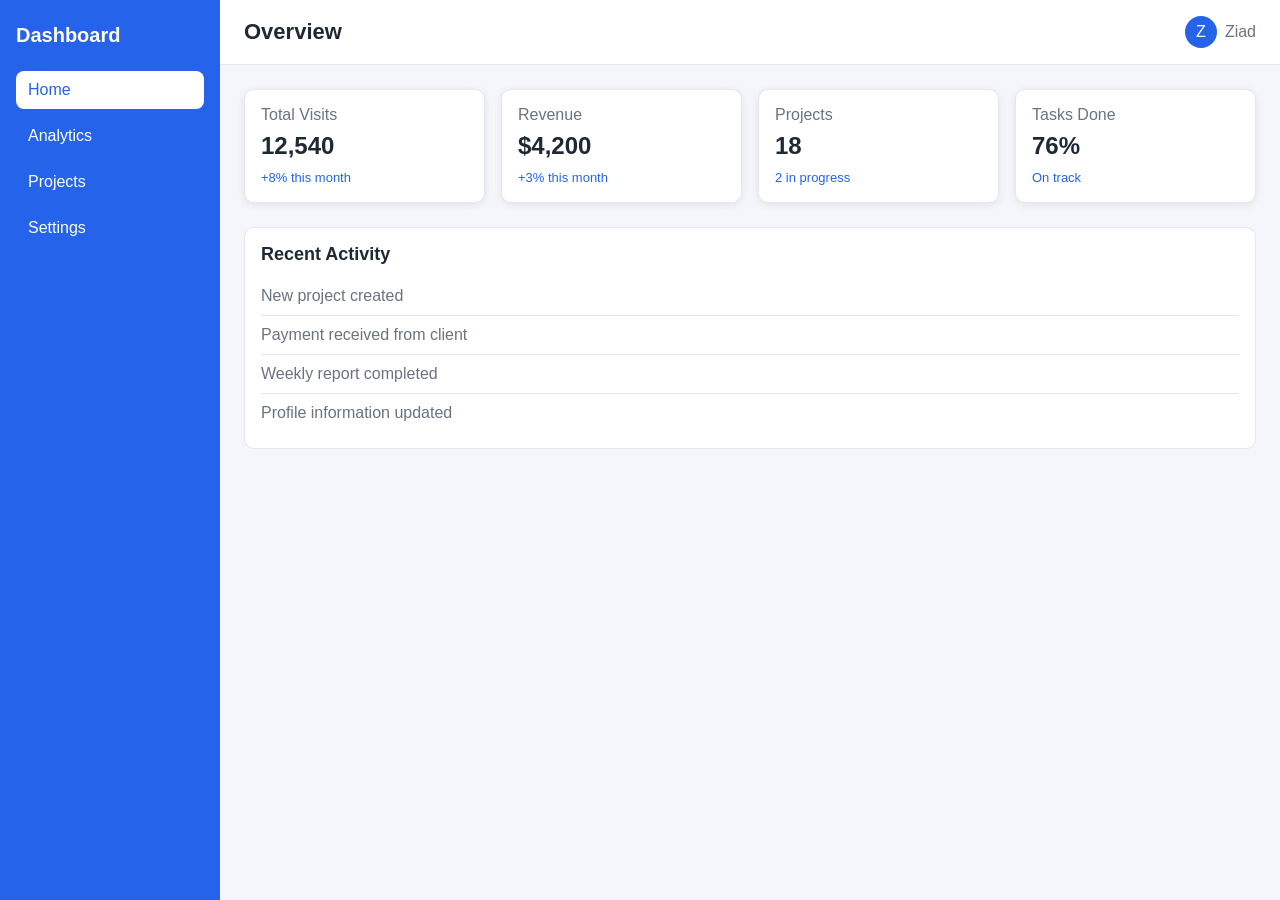
<file: index.html>
<!doctype html>
<html lang="en">
<head>
  <meta charset="UTF-8">
  <meta name="viewport" content="width=device-width, initial-scale=1.0">
  <meta name="description" content="Responsive personal dashboard assignment starter">
  <title>Personal Dashboard | Scratch2Build</title>
  <link rel="stylesheet" href="style.css">
</head>
<body>
  <div class="dashboard">
    <aside class="sidebar">
      <h2 class="logo">Dashboard</h2>
      <nav>
        <a class="active" href="#">Home</a>
        <a href="#">Analytics</a>
        <a href="#">Projects</a>
        <a href="#">Settings</a>
      </nav>
    </aside>

    <div class="page">
      <header class="topbar">
        <h1>Overview</h1>
        <div class="user">
          <span class="avatar">Z</span>
          <span>Ziad</span>
        </div>
      </header>

      <main class="content">
        <section class="stats">
          <article class="card">
            <p>Total Visits</p>
            <h3>12,540</h3>
            <span>+8% this month</span>
          </article>
          <article class="card">
            <p>Revenue</p>
            <h3>$4,200</h3>
            <span>+3% this month</span>
          </article>
          <article class="card">
            <p>Projects</p>
            <h3>18</h3>
            <span>2 in progress</span>
          </article>
          <article class="card">
            <p>Tasks Done</p>
            <h3>76%</h3>
            <span>On track</span>
          </article>
        </section>

        <section class="activity">
          <h2>Recent Activity</h2>
          <ul>
            <li>New project created</li>
            <li>Payment received from client</li>
            <li>Weekly report completed</li>
            <li>Profile information updated</li>
          </ul>
        </section>
      </main>
    </div>
  </div>
</body>
</html>
</file>
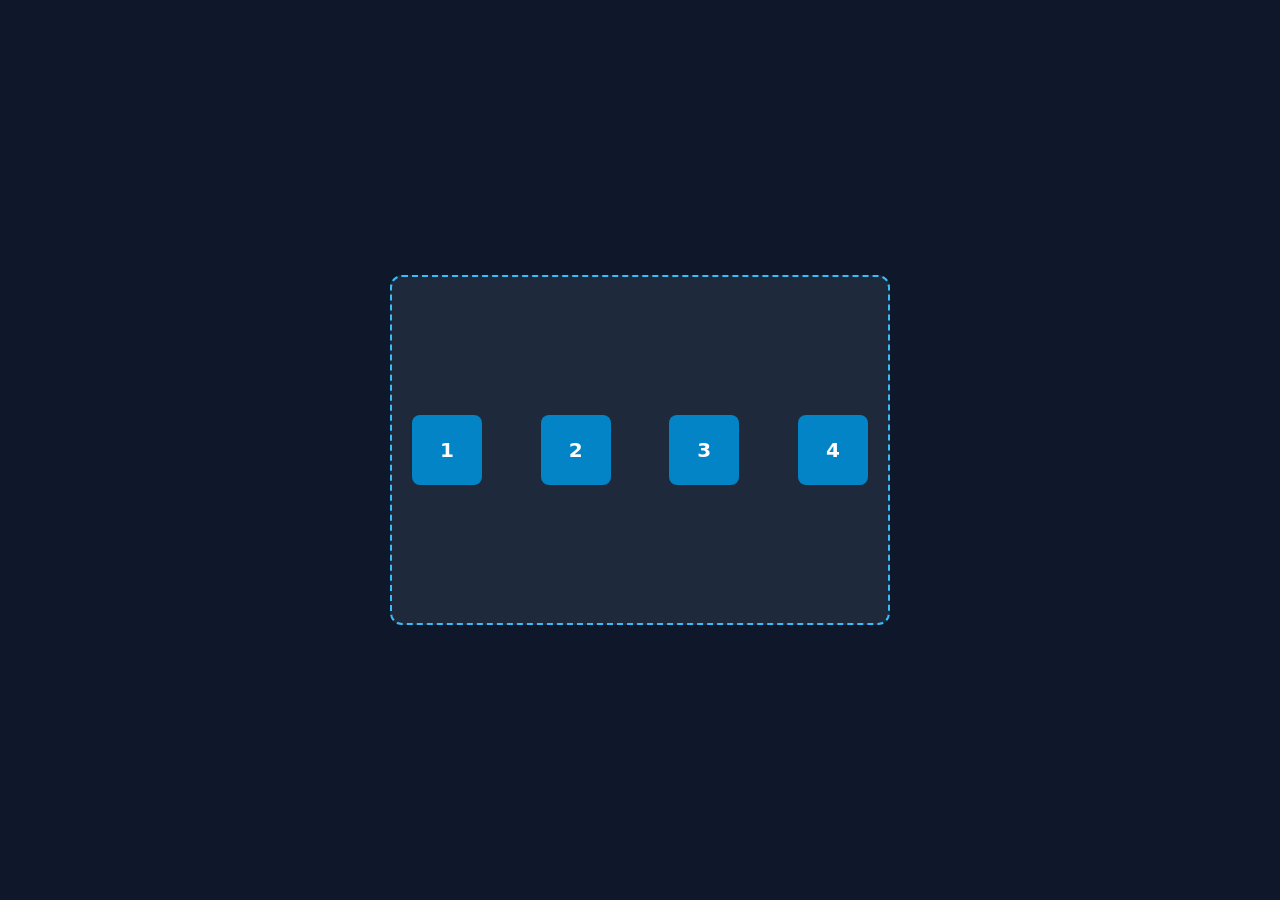
<file: flex.html>
<!doctype html>
<html lang="en">
  <head>
    <meta charset="UTF-8" />
    <meta name="viewport" content="width=device-width, initial-scale=1.0" />
    <title>Flexbox Teaching Sandbox</title>
    <style>
      /* Base Resets */
      *,
      *::before,
      *::after {
        box-sizing: border-box;
        margin: 0;
        padding: 0;
      }

      body {
        font-family:
          system-ui,
          -apple-system,
          sans-serif;
        background-color: #0f172a;
        min-height: 100vh;
        display: flex;
        justify-content: center;
        align-items: center;
      }

      /* Outer Container Box */
      .flex-container {
        width: 500px;
        min-height: 350px;
        background-color: #1e293b;
        border: 2px dashed #38bdf8;
        border-radius: 12px;
        padding: 20px;

        /* WRITE YOUR LIVE FLEXBOX LINES HERE! */
        display: flex;
        justify-content: space-between;
        align-items: center;
        gap: 12px;

      }

      /* Small Base Inner Boxes */
      .box {
        width: 70px;
        height: 70px;
        background-color: #0284c7;
        color: #ffffff;
        font-size: 1.25rem;
        font-weight: bold;
        border-radius: 8px;
        display: flex;
        justify-content: center;
        align-items: center;
      }
    </style>
  </head>
  <body>
    <!-- Main Box in the middle of the screen -->
    <div class="flex-container">
      <div class="box">1</div>
      <div class="box">2</div>
      <div class="box">3</div>
      <div class="box">4</div>
    </div>
  </body>
</html>
</file>
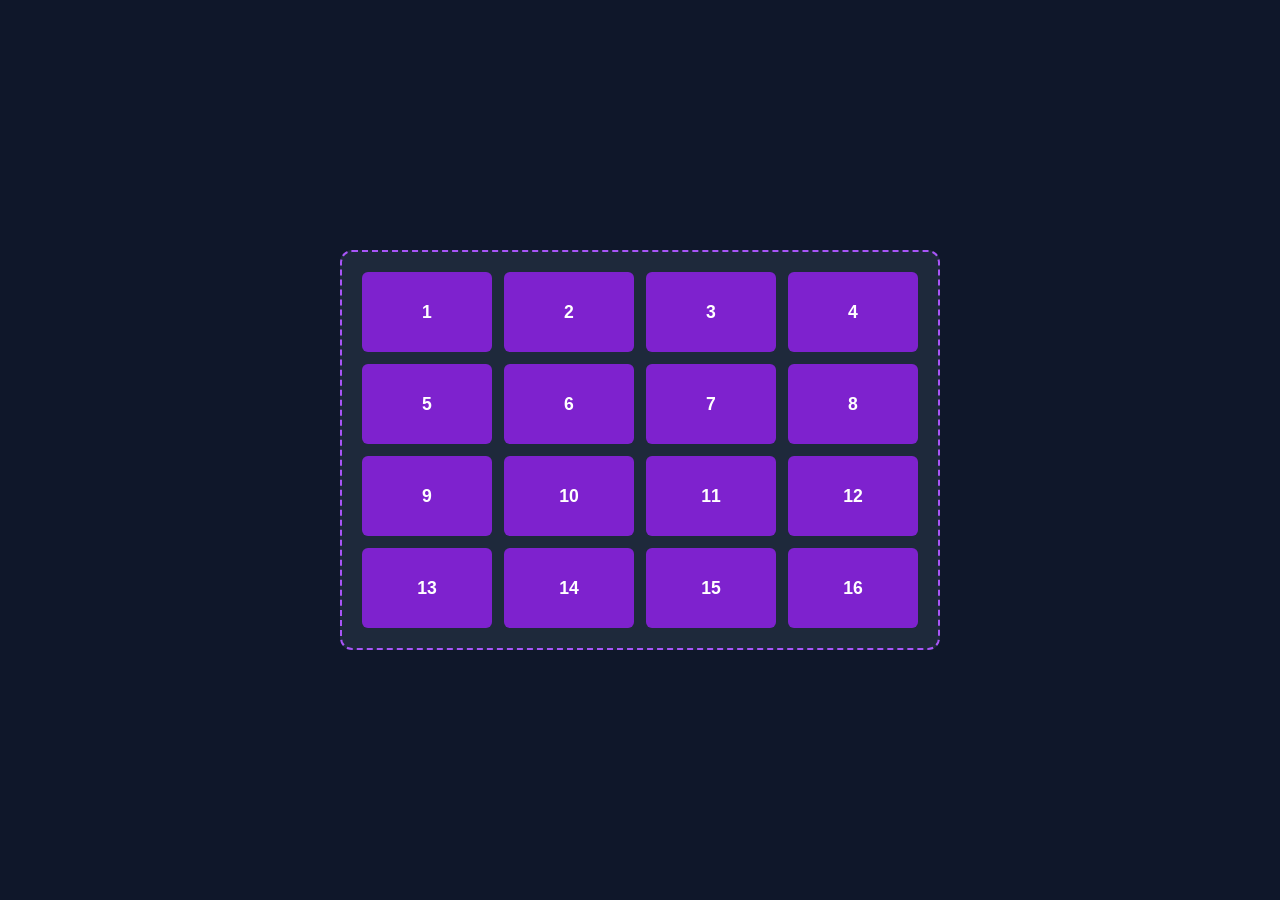
<file: grid.html>
<!doctype html>
<html lang="en">
  <head>
    <meta charset="UTF-8" />
    <meta name="viewport" content="width=device-width, initial-scale=1.0" />
    <title>CSS Grid 4x4 Teaching Sandbox</title>
    <style>
      /* Base Resets */
      *,
      *::before,
      *::after {
        box-sizing: border-box;
        margin: 0;
        padding: 0;
      }

      body {
        font-family: sans-serif;
        background-color: #0f172a;
        min-height: 100vh;
        display: flex;
        justify-content: center;
        align-items: center;
        padding: 2rem;
      }

      /* 4x4 Grid Container */
      .grid-container {
        width: 100%;
        max-width: 600px;
        background-color: #1e293b;
        border: 2px dashed #a855f7;
        border-radius: 12px;
        padding: 20px;

        /* WRITE YOUR LIVE GRID LINES HERE! */
        display: grid;
        grid-template-columns: repeat(4, 1fr);
        gap: 12px;

      }

      /* Grid Items */
      .grid-item {
        background-color: #7e22ce;
        color: #ffffff;
        font-weight: bold;
        font-size: 1.1rem;
        border-radius: 6px;
        height: 80px;
        display: flex;
        justify-content: center;
        align-items: center;
      }
    </style>
  </head>
  <body>
    <!-- 4x4 Grid Container (16 Items) -->
    <div class="grid-container">
      <div class="grid-item">1</div>
      <div class="grid-item">2</div>
      <div class="grid-item">3</div>
      <div class="grid-item">4</div>
      <div class="grid-item">5</div>
      <div class="grid-item">6</div>
      <div class="grid-item">7</div>
      <div class="grid-item">8</div>
      <div class="grid-item">9</div>
      <div class="grid-item">10</div>
      <div class="grid-item">11</div>
      <div class="grid-item">12</div>
      <div class="grid-item">13</div>
      <div class="grid-item">14</div>
      <div class="grid-item">15</div>
      <div class="grid-item">16</div>
    </div>
  </body>
</html>
</file>
<file: style.css>
:root {
  --color-bg: #f4f6fb;
  --color-surface: #ffffff;
  --color-text: #1f2933;
  --color-muted: #6b7280;
  --color-primary: #2563eb;
  --color-border: #e5e7eb;
  --color-shadow: rgba(15, 23, 42, 0.08);
}

* {
  box-sizing: border-box;
}

body {
  margin: 0;
  font-family: Arial, sans-serif;
  background-color: var(--color-bg);
  color: var(--color-text);
}

.dashboard {
  display: flex;
  min-height: 100vh;
}

.sidebar {
  flex: 0 0 220px;
  padding: 24px 16px;
  background-color: var(--color-primary);
  color: var(--color-surface);
}

.logo {
  margin: 0 0 24px;
  font-size: 20px;
}

nav {
  display: flex;
  flex-direction: column;
  gap: 8px;
}

nav a {
  padding: 10px 12px;
  border-radius: 8px;
  color: var(--color-surface);
  text-decoration: none;
}

nav a:hover,
nav a.active {
  background-color: var(--color-surface);
  color: var(--color-primary);
}

.page {
  flex: 1;
  min-width: 0;
}

.topbar {
  display: flex;
  align-items: center;
  justify-content: space-between;
  padding: 16px 24px;
  border-bottom: 1px solid var(--color-border);
  background-color: var(--color-surface);
}

.topbar h1 {
  margin: 0;
  font-size: 22px;
}

.user {
  display: flex;
  align-items: center;
  gap: 8px;
  color: var(--color-muted);
}

.avatar {
  display: flex;
  align-items: center;
  justify-content: center;
  width: 32px;
  height: 32px;
  border-radius: 50%;
  background-color: var(--color-primary);
  color: var(--color-surface);
}

.content {
  padding: 24px;
}

.stats {
  display: grid;
  grid-template-columns: repeat(auto-fit, minmax(150px, 1fr));
  gap: 16px;
}

.card {
  padding: 16px;
  border: 1px solid var(--color-border);
  border-radius: 10px;
  background-color: var(--color-surface);
  box-shadow: 0 2px 8px var(--color-shadow);
}

.card p {
  margin: 0 0 8px;
  color: var(--color-muted);
}

.card h3 {
  margin: 0 0 8px;
  font-size: 24px;
}

.card span {
  font-size: 13px;
  color: var(--color-primary);
}

.activity {
  margin-top: 24px;
  padding: 16px;
  border: 1px solid var(--color-border);
  border-radius: 10px;
  background-color: var(--color-surface);
}

.activity h2 {
  margin: 0 0 12px;
  font-size: 18px;
}

.activity ul {
  margin: 0;
  padding: 0;
  list-style: none;
}

.activity li {
  padding: 10px 0;
  border-bottom: 1px solid var(--color-border);
  color: var(--color-muted);
}

.activity li:last-child {
  border-bottom: none;
}

@media (max-width: 768px) {
  .dashboard {
    flex-direction: column;
  }

  .sidebar {
    flex: none;
    padding: 16px;
  }

  .logo {
    margin-bottom: 12px;
  }

  nav {
    flex-direction: row;
    flex-wrap: wrap;
  }

  .topbar {
    padding: 12px 16px;
  }

  .content {
    padding: 16px;
  }
}
</file>
